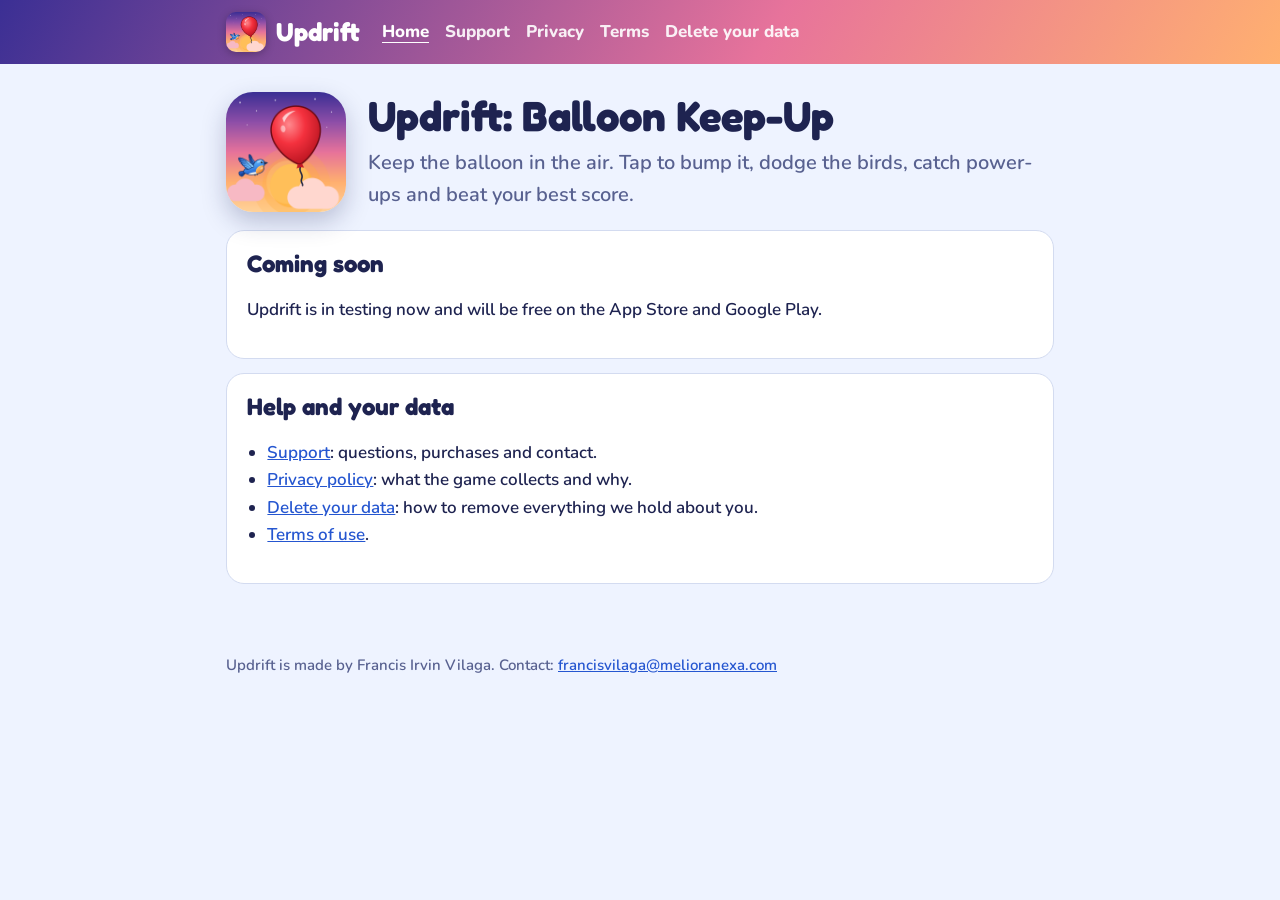
<file: index.html>
<!doctype html>
<html lang="en">
<head>
<meta charset="utf-8">
<meta name="viewport" content="width=device-width, initial-scale=1">
<title>Updrift: Balloon Keep-Up</title>
<link rel="icon" href="icon.png">
<link rel="preconnect" href="https://fonts.googleapis.com">
<link rel="preconnect" href="https://fonts.gstatic.com" crossorigin>
<link rel="stylesheet" href="https://fonts.googleapis.com/css2?family=Fredoka:wght@600;700&family=Nunito:wght@600;700;800&display=swap">
<link rel="stylesheet" href="style.css">
</head>
<body>
<header class="top"><div class="bar"><a class="brand" href="index.html"><img src="icon.png" alt="" width="40" height="40"><span>Updrift</span></a><nav><a href="index.html" aria-current="page">Home</a><a href="support.html">Support</a><a href="privacy.html">Privacy</a><a href="terms.html">Terms</a><a href="delete.html">Delete your data</a></nav></div></header>
<main>
<section class="hero"><img src="icon.png" alt="Updrift app icon: a red balloon and a blue bird at sunset"><div>
<h1>Updrift: Balloon Keep-Up</h1>
<p class="lede">Keep the balloon in the air. Tap to bump it, dodge the birds, catch power-ups and beat your best score.</p></div></section>
<div class="card"><h2>Coming soon</h2><p>Updrift is in testing now and will be free on the App Store and Google Play.</p></div>
<div class="card"><h2>Help and your data</h2><ul>
<li><a href="support.html">Support</a>: questions, purchases and contact.</li>
<li><a href="privacy.html">Privacy policy</a>: what the game collects and why.</li>
<li><a href="delete.html">Delete your data</a>: how to remove everything we hold about you.</li>
<li><a href="terms.html">Terms of use</a>.</li></ul></div></main>
<footer><p>Updrift is made by Francis Irvin Vilaga. Contact: <a href="mailto:francisvilaga@melioranexa.com">francisvilaga@melioranexa.com</a></p></footer>
</body>
</html>
</file>
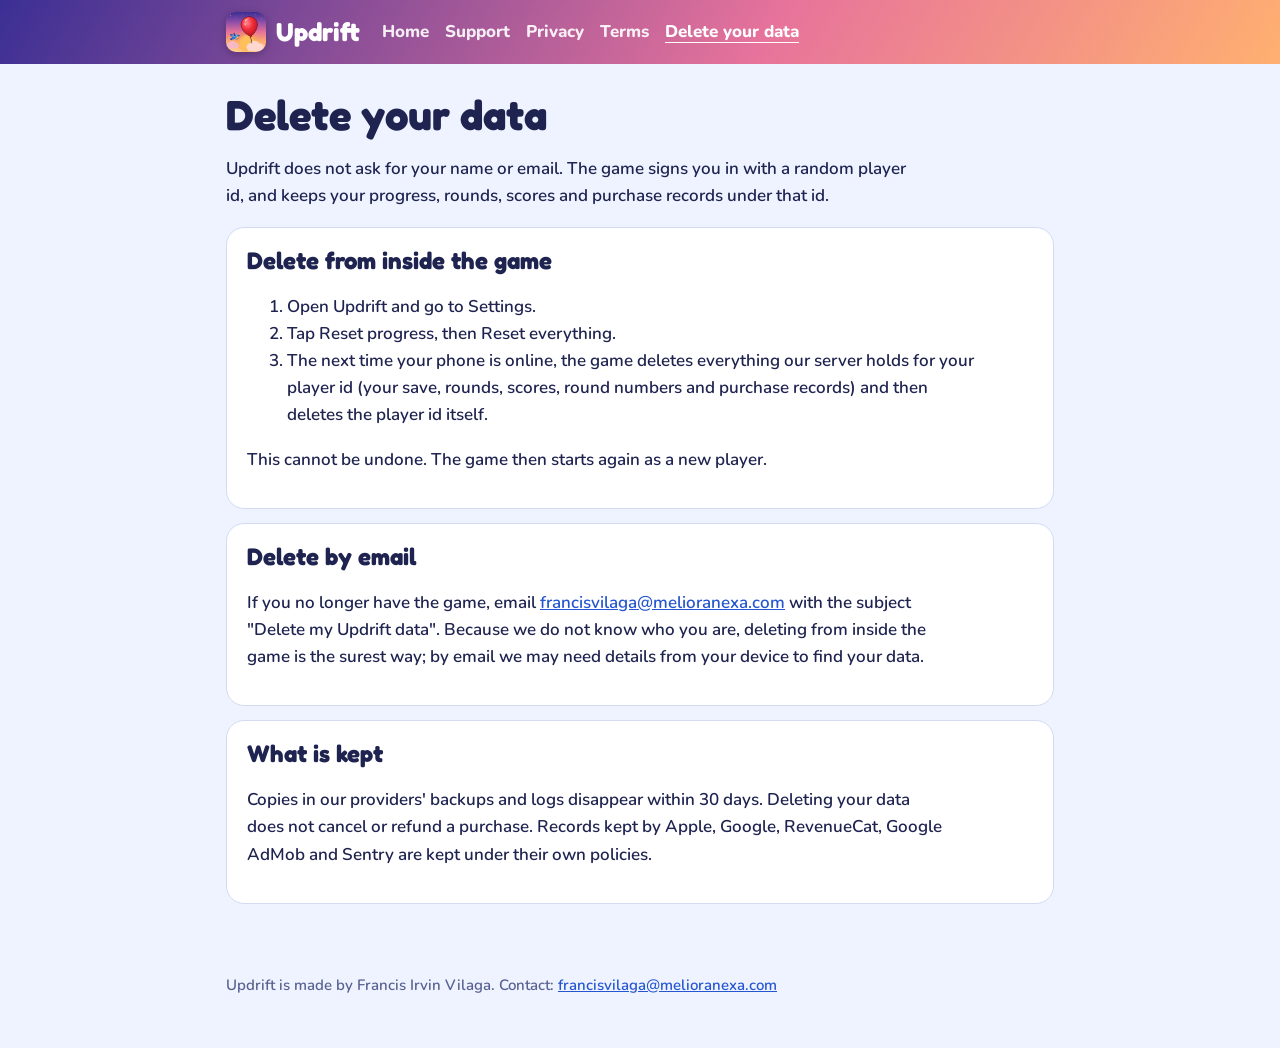
<file: delete.html>
<!doctype html>
<html lang="en">
<head>
<meta charset="utf-8">
<meta name="viewport" content="width=device-width, initial-scale=1">
<title>Delete your Updrift data</title>
<link rel="icon" href="icon.png">
<link rel="preconnect" href="https://fonts.googleapis.com">
<link rel="preconnect" href="https://fonts.gstatic.com" crossorigin>
<link rel="stylesheet" href="https://fonts.googleapis.com/css2?family=Fredoka:wght@600;700&family=Nunito:wght@600;700;800&display=swap">
<link rel="stylesheet" href="style.css">
</head>
<body>
<header class="top"><div class="bar"><a class="brand" href="index.html"><img src="icon.png" alt="" width="40" height="40"><span>Updrift</span></a><nav><a href="index.html">Home</a><a href="support.html">Support</a><a href="privacy.html">Privacy</a><a href="terms.html">Terms</a><a href="delete.html" aria-current="page">Delete your data</a></nav></div></header>
<main>
<h1>Delete your data</h1>
<p>Updrift does not ask for your name or email. The game signs you in with a random player id, and keeps your progress, rounds, scores and purchase records under that id.</p>
<div class="card"><h2>Delete from inside the game</h2><ol>
<li>Open Updrift and go to Settings.</li>
<li>Tap Reset progress, then Reset everything.</li>
<li>The next time your phone is online, the game deletes everything our server holds for your player id (your save, rounds, scores, round numbers and purchase records) and then deletes the player id itself.</li></ol>
<p>This cannot be undone. The game then starts again as a new player.</p></div>
<div class="card"><h2>Delete by email</h2><p>If you no longer have the game, email <a href="mailto:francisvilaga@melioranexa.com">francisvilaga@melioranexa.com</a> with the subject "Delete my Updrift data". Because we do not know who you are, deleting from inside the game is the surest way; by email we may need details from your device to find your data.</p></div>
<div class="card"><h2>What is kept</h2><p>Copies in our providers' backups and logs disappear within 30 days. Deleting your data does not cancel or refund a purchase. Records kept by Apple, Google, RevenueCat, Google AdMob and Sentry are kept under their own policies.</p></div></main>
<footer><p>Updrift is made by Francis Irvin Vilaga. Contact: <a href="mailto:francisvilaga@melioranexa.com">francisvilaga@melioranexa.com</a></p></footer>
</body>
</html>
</file>
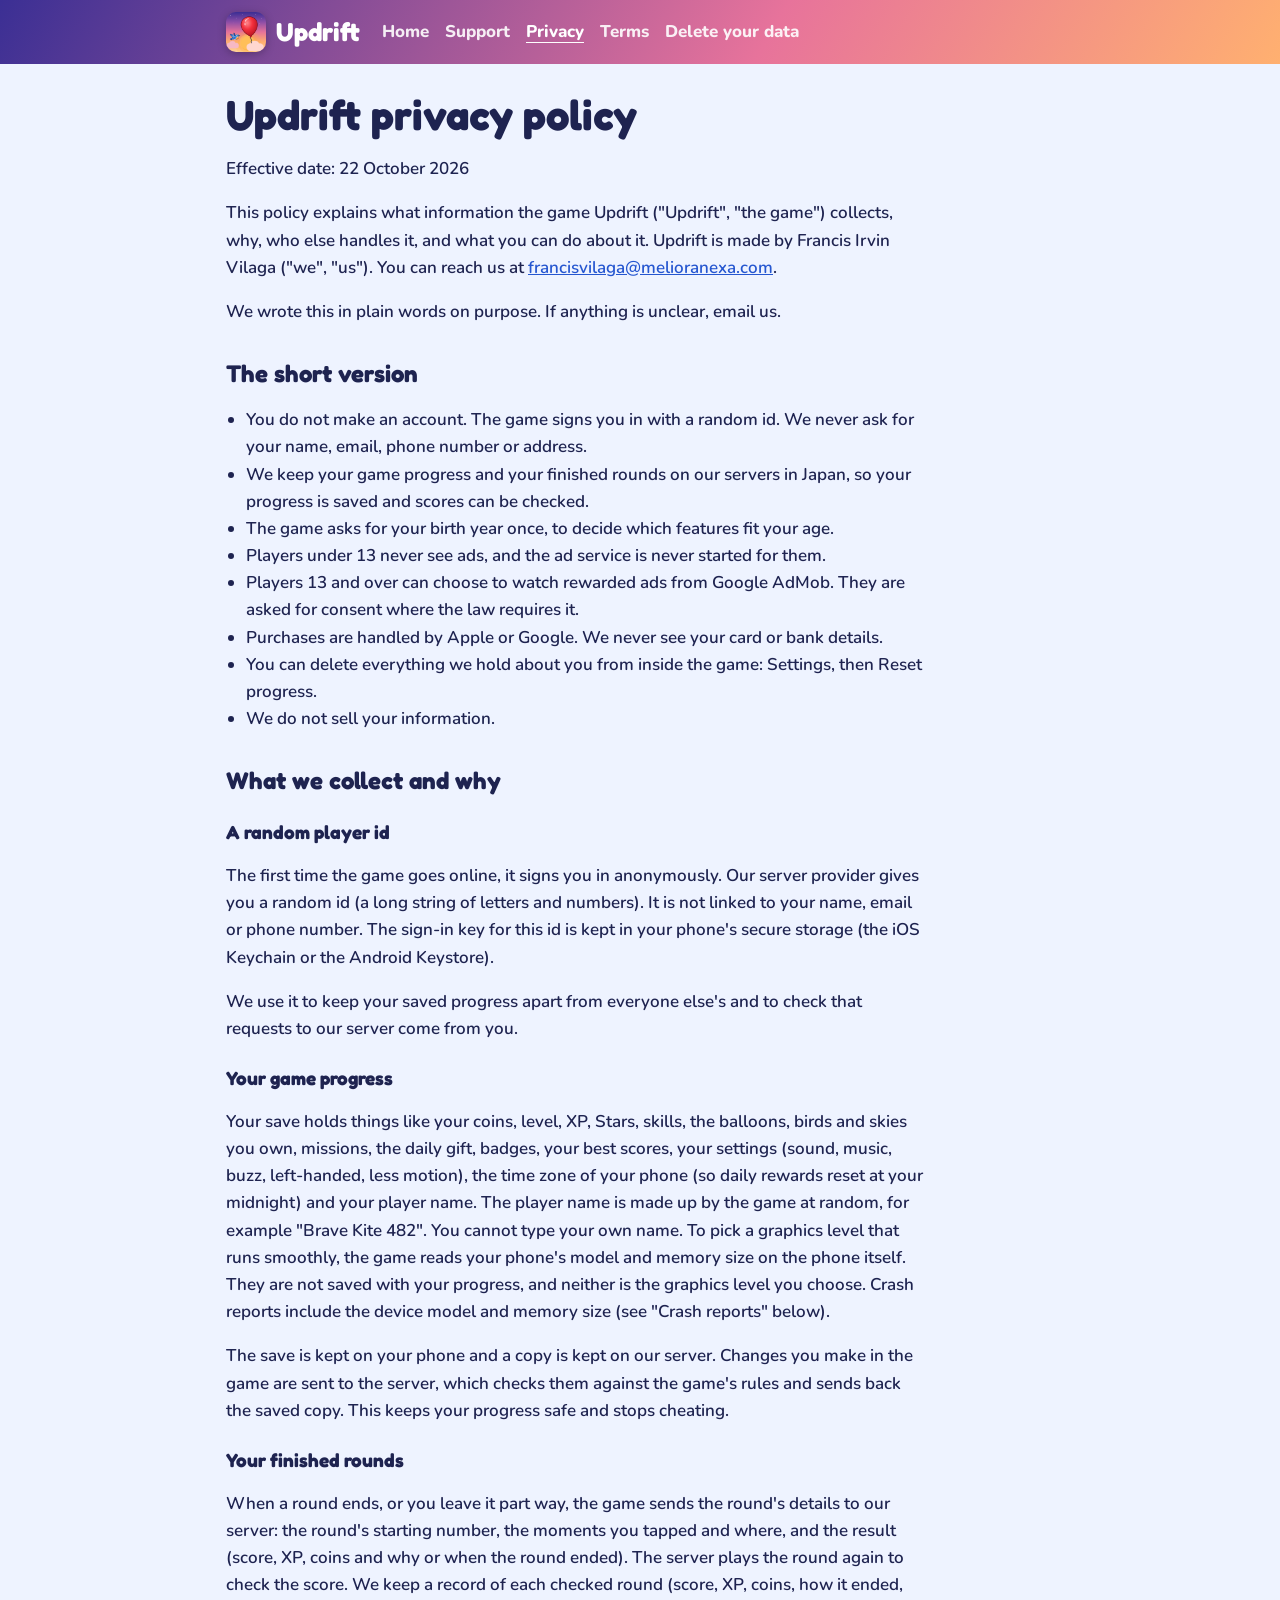
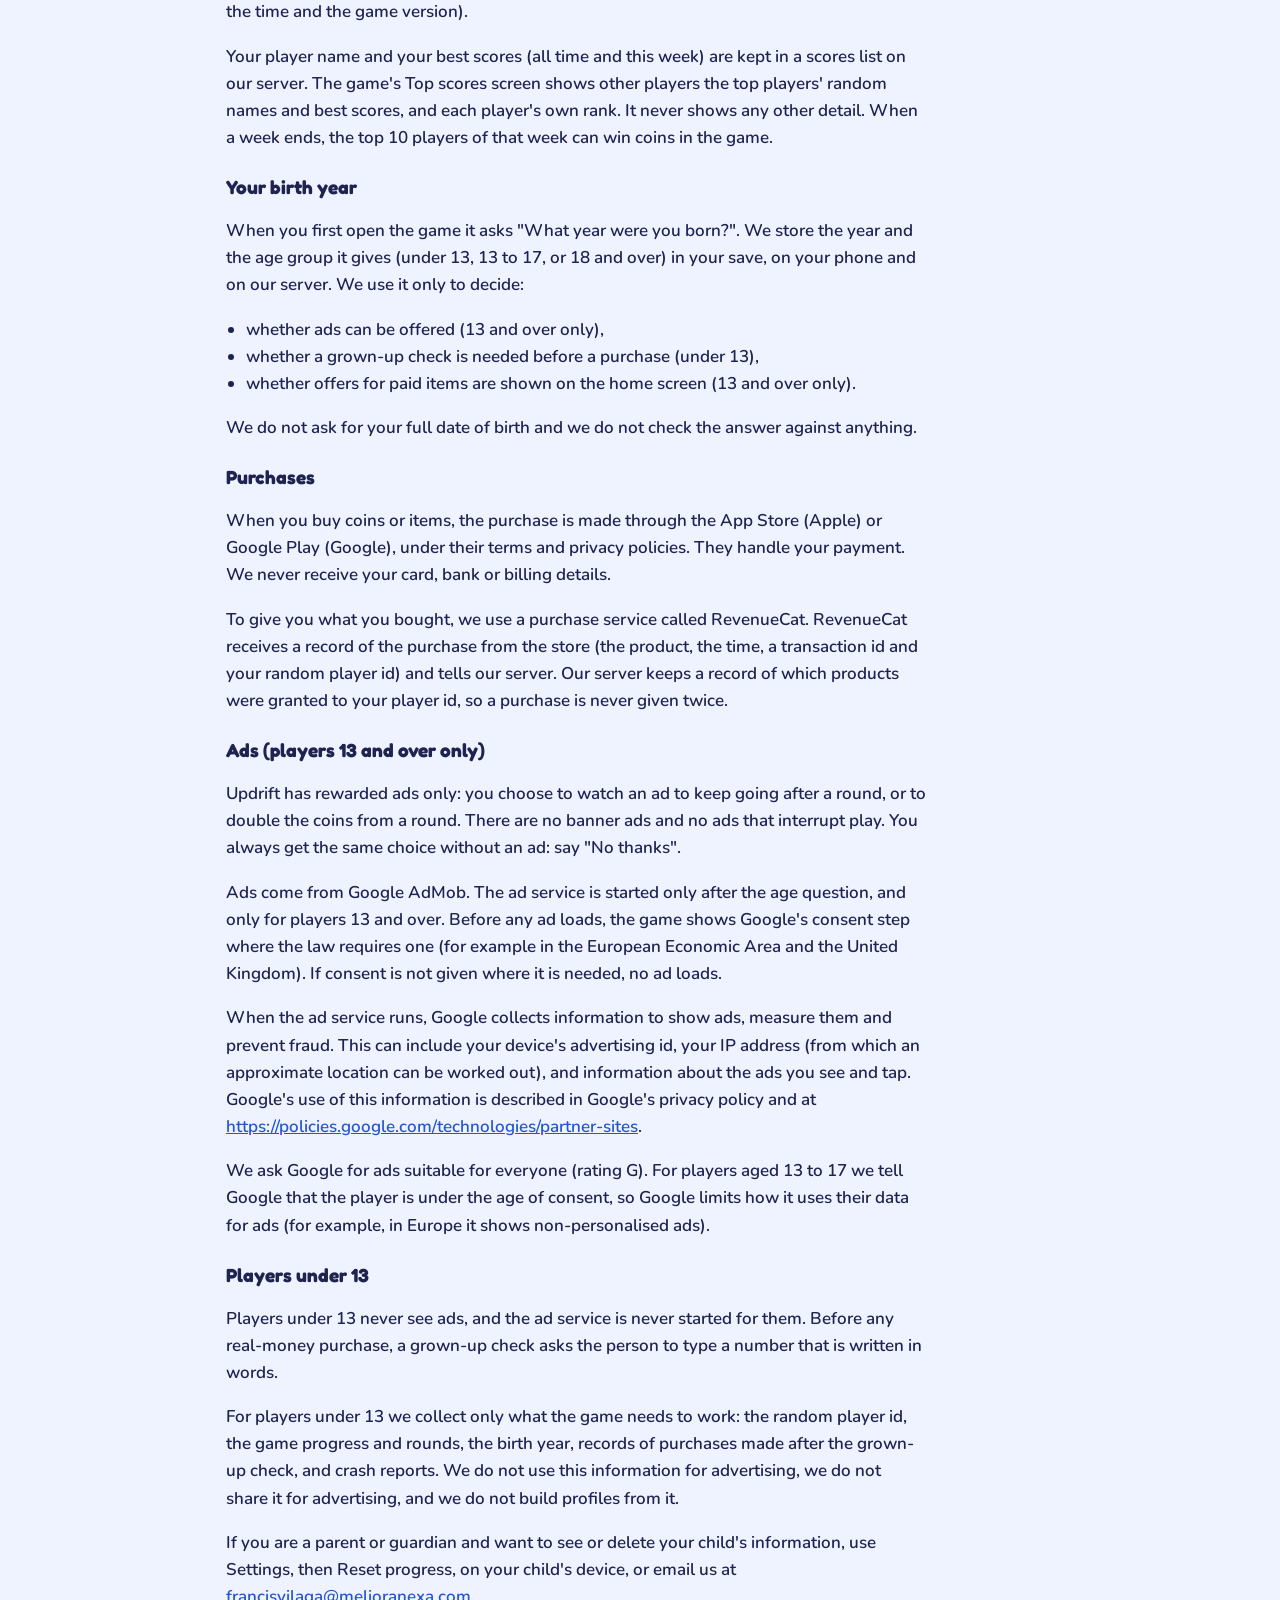
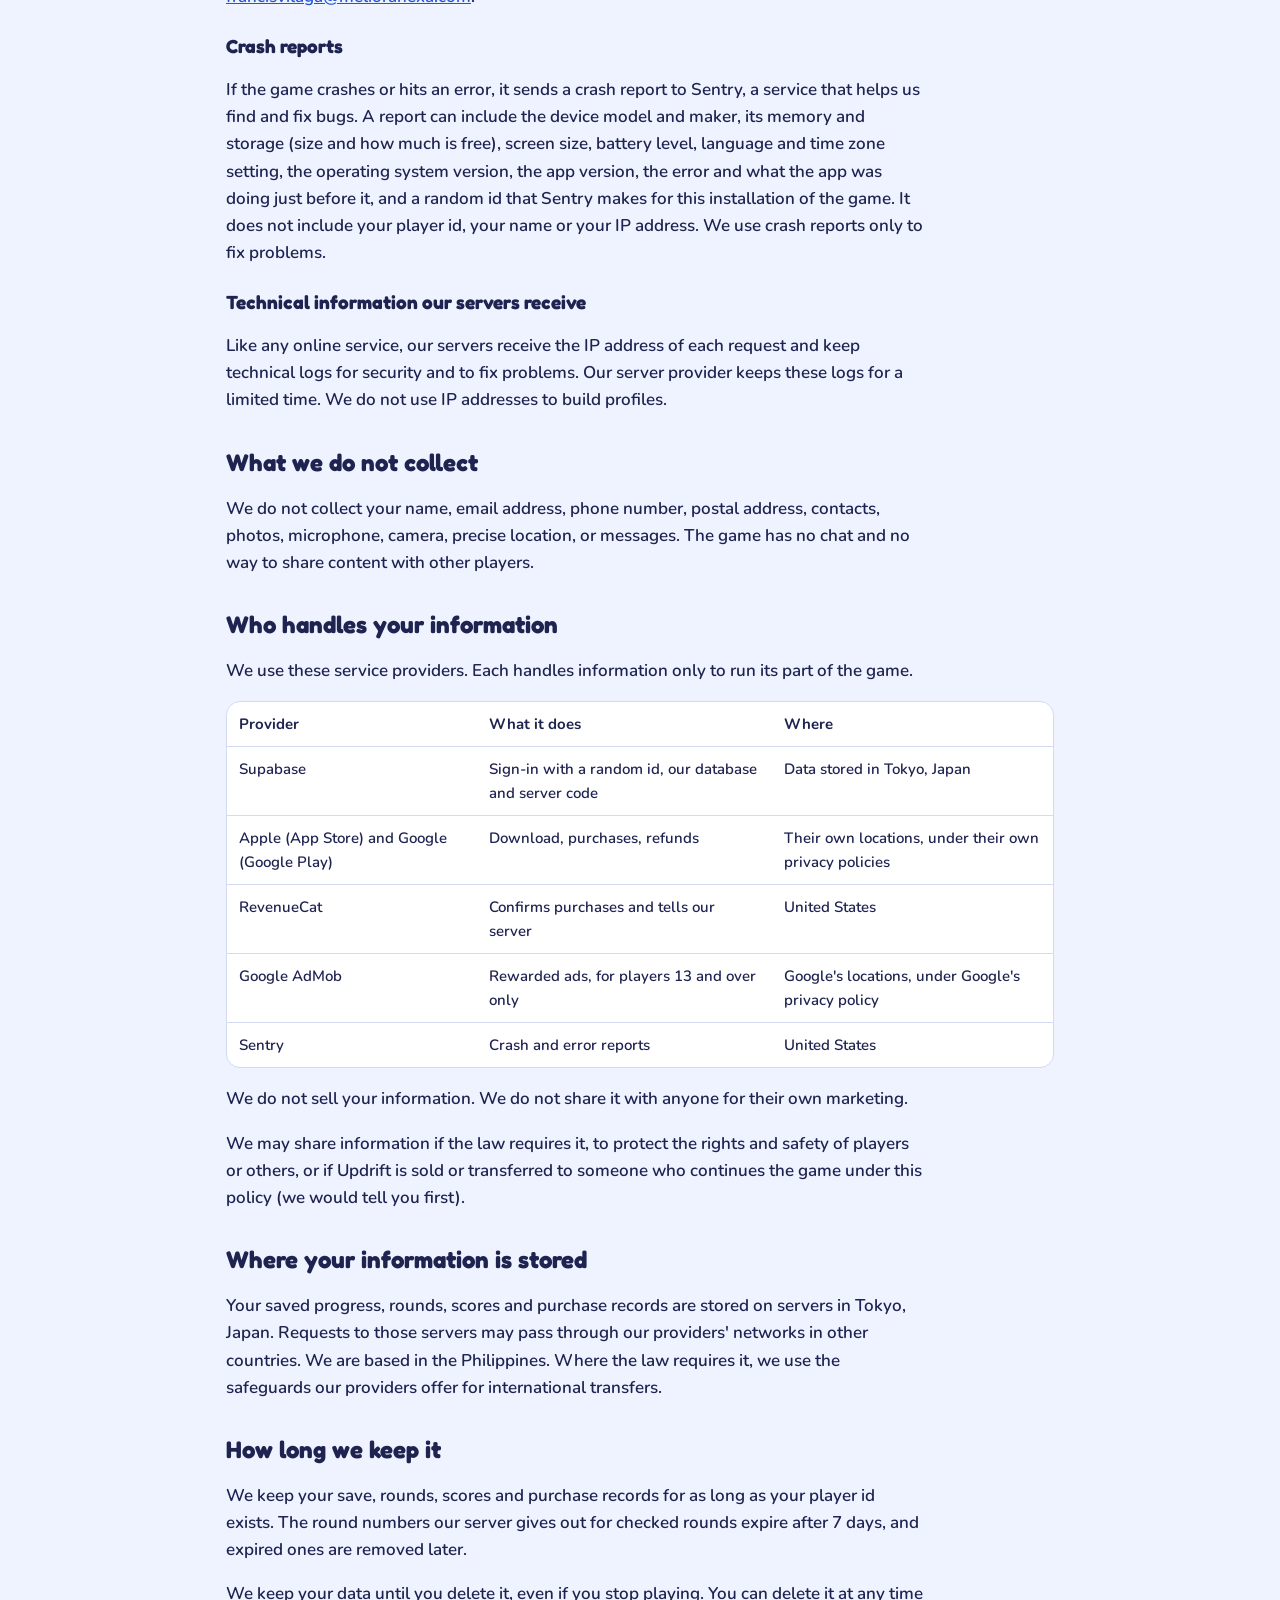
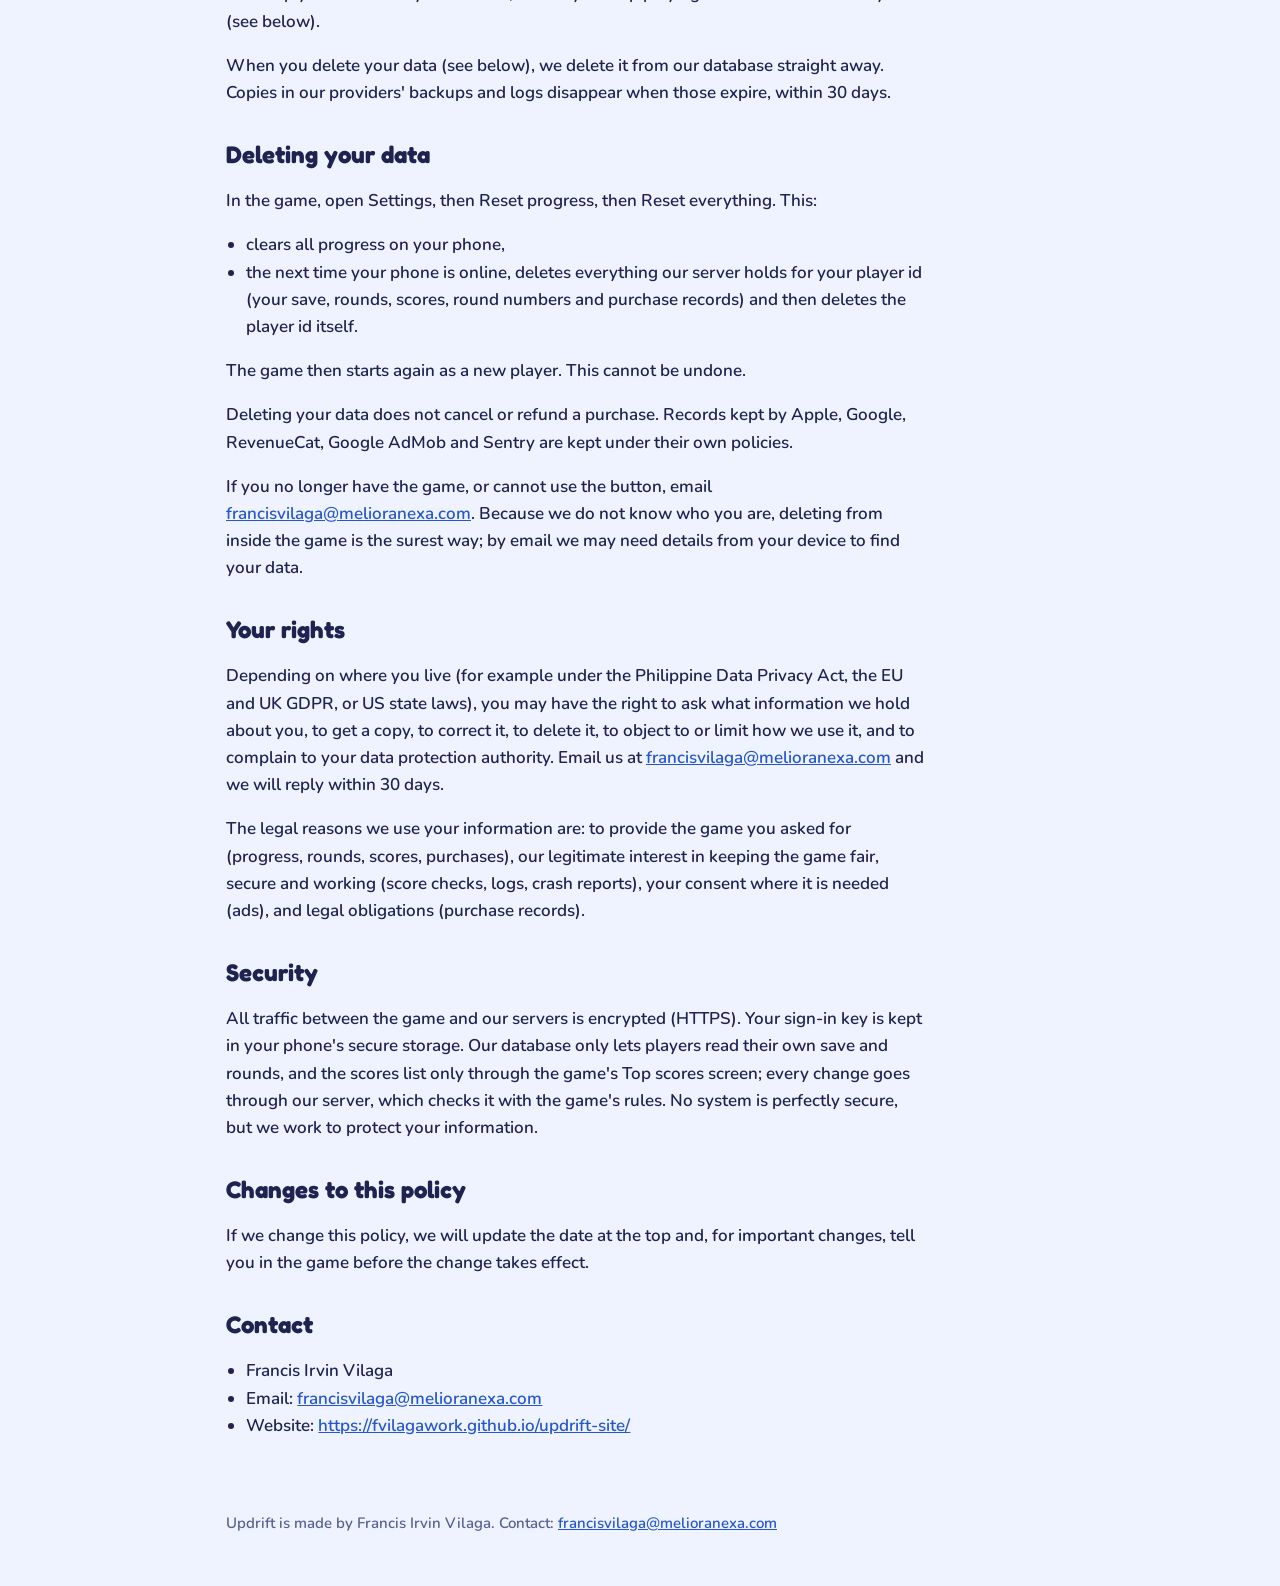
<file: privacy.html>
<!doctype html>
<html lang="en">
<head>
<meta charset="utf-8">
<meta name="viewport" content="width=device-width, initial-scale=1">
<title>Updrift privacy policy</title>
<link rel="icon" href="icon.png">
<link rel="preconnect" href="https://fonts.googleapis.com">
<link rel="preconnect" href="https://fonts.gstatic.com" crossorigin>
<link rel="stylesheet" href="https://fonts.googleapis.com/css2?family=Fredoka:wght@600;700&family=Nunito:wght@600;700;800&display=swap">
<link rel="stylesheet" href="style.css">
</head>
<body>
<header class="top"><div class="bar"><a class="brand" href="index.html"><img src="icon.png" alt="" width="40" height="40"><span>Updrift</span></a><nav><a href="index.html">Home</a><a href="support.html">Support</a><a href="privacy.html" aria-current="page">Privacy</a><a href="terms.html">Terms</a><a href="delete.html">Delete your data</a></nav></div></header>
<main><h1>Updrift privacy policy</h1>
<p>Effective date: 22 October 2026</p>
<p>This policy explains what information the game Updrift ("Updrift", "the game") collects, why, who else handles it, and what you can do about it. Updrift is made by Francis Irvin Vilaga ("we", "us"). You can reach us at <a href="mailto:francisvilaga@melioranexa.com">francisvilaga@melioranexa.com</a>.</p>
<p>We wrote this in plain words on purpose. If anything is unclear, email us.</p>
<h2>The short version</h2>
<ul><li>You do not make an account. The game signs you in with a random id. We never ask for your name, email, phone number or address.</li><li>We keep your game progress and your finished rounds on our servers in Japan, so your progress is saved and scores can be checked.</li><li>The game asks for your birth year once, to decide which features fit your age.</li><li>Players under 13 never see ads, and the ad service is never started for them.</li><li>Players 13 and over can choose to watch rewarded ads from Google AdMob. They are asked for consent where the law requires it.</li><li>Purchases are handled by Apple or Google. We never see your card or bank details.</li><li>You can delete everything we hold about you from inside the game: Settings, then Reset progress.</li><li>We do not sell your information.</li></ul>
<h2>What we collect and why</h2>
<h3>A random player id</h3>
<p>The first time the game goes online, it signs you in anonymously. Our server provider gives you a random id (a long string of letters and numbers). It is not linked to your name, email or phone number. The sign-in key for this id is kept in your phone's secure storage (the iOS Keychain or the Android Keystore).</p>
<p>We use it to keep your saved progress apart from everyone else's and to check that requests to our server come from you.</p>
<h3>Your game progress</h3>
<p>Your save holds things like your coins, level, XP, Stars, skills, the balloons, birds and skies you own, missions, the daily gift, badges, your best scores, your settings (sound, music, buzz, left-handed, less motion), the time zone of your phone (so daily rewards reset at your midnight) and your player name. The player name is made up by the game at random, for example "Brave Kite 482". You cannot type your own name. To pick a graphics level that runs smoothly, the game reads your phone's model and memory size on the phone itself. They are not saved with your progress, and neither is the graphics level you choose. Crash reports include the device model and memory size (see "Crash reports" below).</p>
<p>The save is kept on your phone and a copy is kept on our server. Changes you make in the game are sent to the server, which checks them against the game's rules and sends back the saved copy. This keeps your progress safe and stops cheating.</p>
<h3>Your finished rounds</h3>
<p>When a round ends, or you leave it part way, the game sends the round's details to our server: the round's starting number, the moments you tapped and where, and the result (score, XP, coins and why or when the round ended). The server plays the round again to check the score. We keep a record of each checked round (score, XP, coins, how it ended, the time and the game version).</p>
<p>Your player name and your best scores (all time and this week) are kept in a scores list on our server. The game's Top scores screen shows other players the top players' random names and best scores, and each player's own rank. It never shows any other detail. When a week ends, the top 10 players of that week can win coins in the game.</p>
<h3>Your birth year</h3>
<p>When you first open the game it asks "What year were you born?". We store the year and the age group it gives (under 13, 13 to 17, or 18 and over) in your save, on your phone and on our server. We use it only to decide:</p>
<ul><li>whether ads can be offered (13 and over only),</li><li>whether a grown-up check is needed before a purchase (under 13),</li><li>whether offers for paid items are shown on the home screen (13 and over only).</li></ul>
<p>We do not ask for your full date of birth and we do not check the answer against anything.</p>
<h3>Purchases</h3>
<p>When you buy coins or items, the purchase is made through the App Store (Apple) or Google Play (Google), under their terms and privacy policies. They handle your payment. We never receive your card, bank or billing details.</p>
<p>To give you what you bought, we use a purchase service called RevenueCat. RevenueCat receives a record of the purchase from the store (the product, the time, a transaction id and your random player id) and tells our server. Our server keeps a record of which products were granted to your player id, so a purchase is never given twice.</p>
<h3>Ads (players 13 and over only)</h3>
<p>Updrift has rewarded ads only: you choose to watch an ad to keep going after a round, or to double the coins from a round. There are no banner ads and no ads that interrupt play. You always get the same choice without an ad: say "No thanks".</p>
<p>Ads come from Google AdMob. The ad service is started only after the age question, and only for players 13 and over. Before any ad loads, the game shows Google's consent step where the law requires one (for example in the European Economic Area and the United Kingdom). If consent is not given where it is needed, no ad loads.</p>
<p>When the ad service runs, Google collects information to show ads, measure them and prevent fraud. This can include your device's advertising id, your IP address (from which an approximate location can be worked out), and information about the ads you see and tap. Google's use of this information is described in Google's privacy policy and at <a href="https://policies.google.com/technologies/partner-sites">https://policies.google.com/technologies/partner-sites</a>.</p>
<p>We ask Google for ads suitable for everyone (rating G). For players aged 13 to 17 we tell Google that the player is under the age of consent, so Google limits how it uses their data for ads (for example, in Europe it shows non-personalised ads).</p>
<h3>Players under 13</h3>
<p>Players under 13 never see ads, and the ad service is never started for them. Before any real-money purchase, a grown-up check asks the person to type a number that is written in words.</p>
<p>For players under 13 we collect only what the game needs to work: the random player id, the game progress and rounds, the birth year, records of purchases made after the grown-up check, and crash reports. We do not use this information for advertising, we do not share it for advertising, and we do not build profiles from it.</p>
<p>If you are a parent or guardian and want to see or delete your child's information, use Settings, then Reset progress, on your child's device, or email us at <a href="mailto:francisvilaga@melioranexa.com">francisvilaga@melioranexa.com</a>.</p>
<h3>Crash reports</h3>
<p>If the game crashes or hits an error, it sends a crash report to Sentry, a service that helps us find and fix bugs. A report can include the device model and maker, its memory and storage (size and how much is free), screen size, battery level, language and time zone setting, the operating system version, the app version, the error and what the app was doing just before it, and a random id that Sentry makes for this installation of the game. It does not include your player id, your name or your IP address. We use crash reports only to fix problems.</p>
<h3>Technical information our servers receive</h3>
<p>Like any online service, our servers receive the IP address of each request and keep technical logs for security and to fix problems. Our server provider keeps these logs for a limited time. We do not use IP addresses to build profiles.</p>
<h2>What we do not collect</h2>
<p>We do not collect your name, email address, phone number, postal address, contacts, photos, microphone, camera, precise location, or messages. The game has no chat and no way to share content with other players.</p>
<h2>Who handles your information</h2>
<p>We use these service providers. Each handles information only to run its part of the game.</p>
<div class="tw"><table><thead><tr><th>Provider</th><th>What it does</th><th>Where</th></tr></thead><tbody><tr><td>Supabase</td><td>Sign-in with a random id, our database and server code</td><td>Data stored in Tokyo, Japan</td></tr><tr><td>Apple (App Store) and Google (Google Play)</td><td>Download, purchases, refunds</td><td>Their own locations, under their own privacy policies</td></tr><tr><td>RevenueCat</td><td>Confirms purchases and tells our server</td><td>United States</td></tr><tr><td>Google AdMob</td><td>Rewarded ads, for players 13 and over only</td><td>Google's locations, under Google's privacy policy</td></tr><tr><td>Sentry</td><td>Crash and error reports</td><td>United States</td></tr></tbody></table></div>
<p>We do not sell your information. We do not share it with anyone for their own marketing.</p>
<p>We may share information if the law requires it, to protect the rights and safety of players or others, or if Updrift is sold or transferred to someone who continues the game under this policy (we would tell you first).</p>
<h2>Where your information is stored</h2>
<p>Your saved progress, rounds, scores and purchase records are stored on servers in Tokyo, Japan. Requests to those servers may pass through our providers' networks in other countries. We are based in the Philippines. Where the law requires it, we use the safeguards our providers offer for international transfers.</p>
<h2>How long we keep it</h2>
<p>We keep your save, rounds, scores and purchase records for as long as your player id exists. The round numbers our server gives out for checked rounds expire after 7 days, and expired ones are removed later.</p>
<p>We keep your data until you delete it, even if you stop playing. You can delete it at any time (see below).</p>
<p>When you delete your data (see below), we delete it from our database straight away. Copies in our providers' backups and logs disappear when those expire, within 30 days.</p>
<h2>Deleting your data</h2>
<p>In the game, open Settings, then Reset progress, then Reset everything. This:</p>
<ul><li>clears all progress on your phone,</li><li>the next time your phone is online, deletes everything our server holds for your player id (your save, rounds, scores, round numbers and purchase records) and then deletes the player id itself.</li></ul>
<p>The game then starts again as a new player. This cannot be undone.</p>
<p>Deleting your data does not cancel or refund a purchase. Records kept by Apple, Google, RevenueCat, Google AdMob and Sentry are kept under their own policies.</p>
<p>If you no longer have the game, or cannot use the button, email <a href="mailto:francisvilaga@melioranexa.com">francisvilaga@melioranexa.com</a>. Because we do not know who you are, deleting from inside the game is the surest way; by email we may need details from your device to find your data.</p>
<h2>Your rights</h2>
<p>Depending on where you live (for example under the Philippine Data Privacy Act, the EU and UK GDPR, or US state laws), you may have the right to ask what information we hold about you, to get a copy, to correct it, to delete it, to object to or limit how we use it, and to complain to your data protection authority. Email us at <a href="mailto:francisvilaga@melioranexa.com">francisvilaga@melioranexa.com</a> and we will reply within 30 days.</p>
<p>The legal reasons we use your information are: to provide the game you asked for (progress, rounds, scores, purchases), our legitimate interest in keeping the game fair, secure and working (score checks, logs, crash reports), your consent where it is needed (ads), and legal obligations (purchase records).</p>
<h2>Security</h2>
<p>All traffic between the game and our servers is encrypted (HTTPS). Your sign-in key is kept in your phone's secure storage. Our database only lets players read their own save and rounds, and the scores list only through the game's Top scores screen; every change goes through our server, which checks it with the game's rules. No system is perfectly secure, but we work to protect your information.</p>
<h2>Changes to this policy</h2>
<p>If we change this policy, we will update the date at the top and, for important changes, tell you in the game before the change takes effect.</p>
<h2>Contact</h2>
<ul><li>Francis Irvin Vilaga</li><li>Email: <a href="mailto:francisvilaga@melioranexa.com">francisvilaga@melioranexa.com</a></li><li>Website: <a href="https://fvilagawork.github.io/updrift-site/">https://fvilagawork.github.io/updrift-site/</a></li></ul></main>
<footer><p>Updrift is made by Francis Irvin Vilaga. Contact: <a href="mailto:francisvilaga@melioranexa.com">francisvilaga@melioranexa.com</a></p></footer>
</body>
</html>
</file>
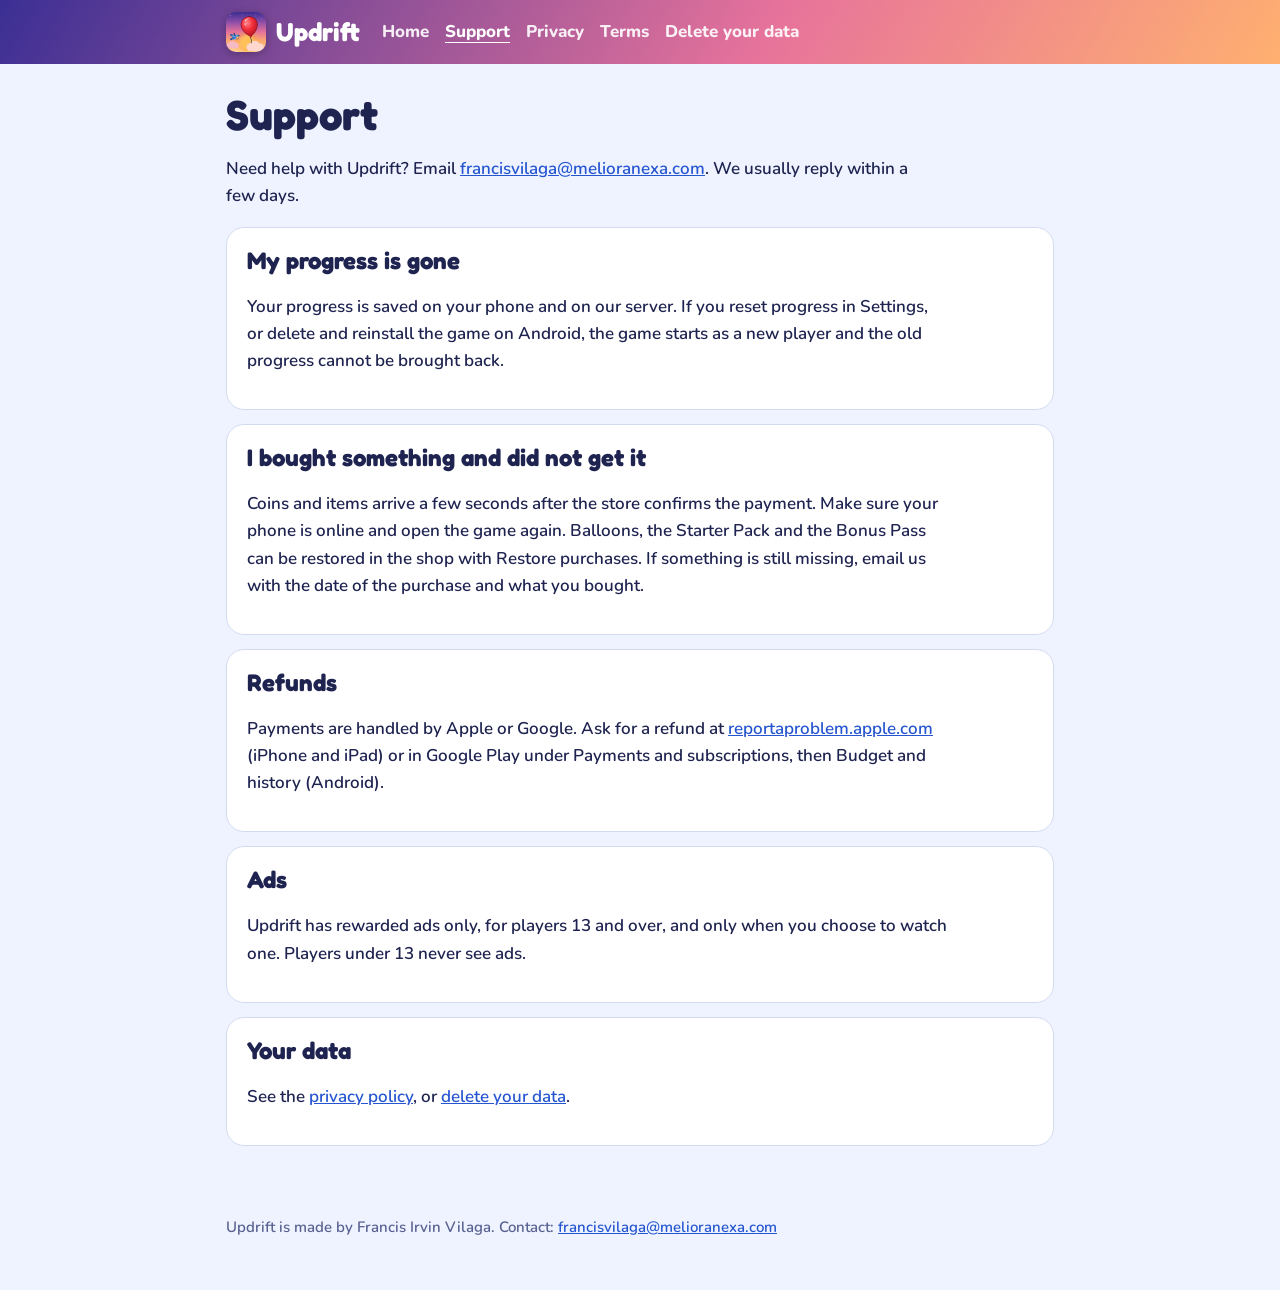
<file: support.html>
<!doctype html>
<html lang="en">
<head>
<meta charset="utf-8">
<meta name="viewport" content="width=device-width, initial-scale=1">
<title>Updrift support</title>
<link rel="icon" href="icon.png">
<link rel="preconnect" href="https://fonts.googleapis.com">
<link rel="preconnect" href="https://fonts.gstatic.com" crossorigin>
<link rel="stylesheet" href="https://fonts.googleapis.com/css2?family=Fredoka:wght@600;700&family=Nunito:wght@600;700;800&display=swap">
<link rel="stylesheet" href="style.css">
</head>
<body>
<header class="top"><div class="bar"><a class="brand" href="index.html"><img src="icon.png" alt="" width="40" height="40"><span>Updrift</span></a><nav><a href="index.html">Home</a><a href="support.html" aria-current="page">Support</a><a href="privacy.html">Privacy</a><a href="terms.html">Terms</a><a href="delete.html">Delete your data</a></nav></div></header>
<main>
<h1>Support</h1>
<p>Need help with Updrift? Email <a href="mailto:francisvilaga@melioranexa.com">francisvilaga@melioranexa.com</a>. We usually reply within a few days.</p>
<div class="card"><h2>My progress is gone</h2><p>Your progress is saved on your phone and on our server. If you reset progress in Settings, or delete and reinstall the game on Android, the game starts as a new player and the old progress cannot be brought back.</p></div>
<div class="card"><h2>I bought something and did not get it</h2><p>Coins and items arrive a few seconds after the store confirms the payment. Make sure your phone is online and open the game again. Balloons, the Starter Pack and the Bonus Pass can be restored in the shop with Restore purchases. If something is still missing, email us with the date of the purchase and what you bought.</p></div>
<div class="card"><h2>Refunds</h2><p>Payments are handled by Apple or Google. Ask for a refund at <a href="https://reportaproblem.apple.com">reportaproblem.apple.com</a> (iPhone and iPad) or in Google Play under Payments and subscriptions, then Budget and history (Android).</p></div>
<div class="card"><h2>Ads</h2><p>Updrift has rewarded ads only, for players 13 and over, and only when you choose to watch one. Players under 13 never see ads.</p></div>
<div class="card"><h2>Your data</h2><p>See the <a href="privacy.html">privacy policy</a>, or <a href="delete.html">delete your data</a>.</p></div></main>
<footer><p>Updrift is made by Francis Irvin Vilaga. Contact: <a href="mailto:francisvilaga@melioranexa.com">francisvilaga@melioranexa.com</a></p></footer>
</body>
</html>
</file>
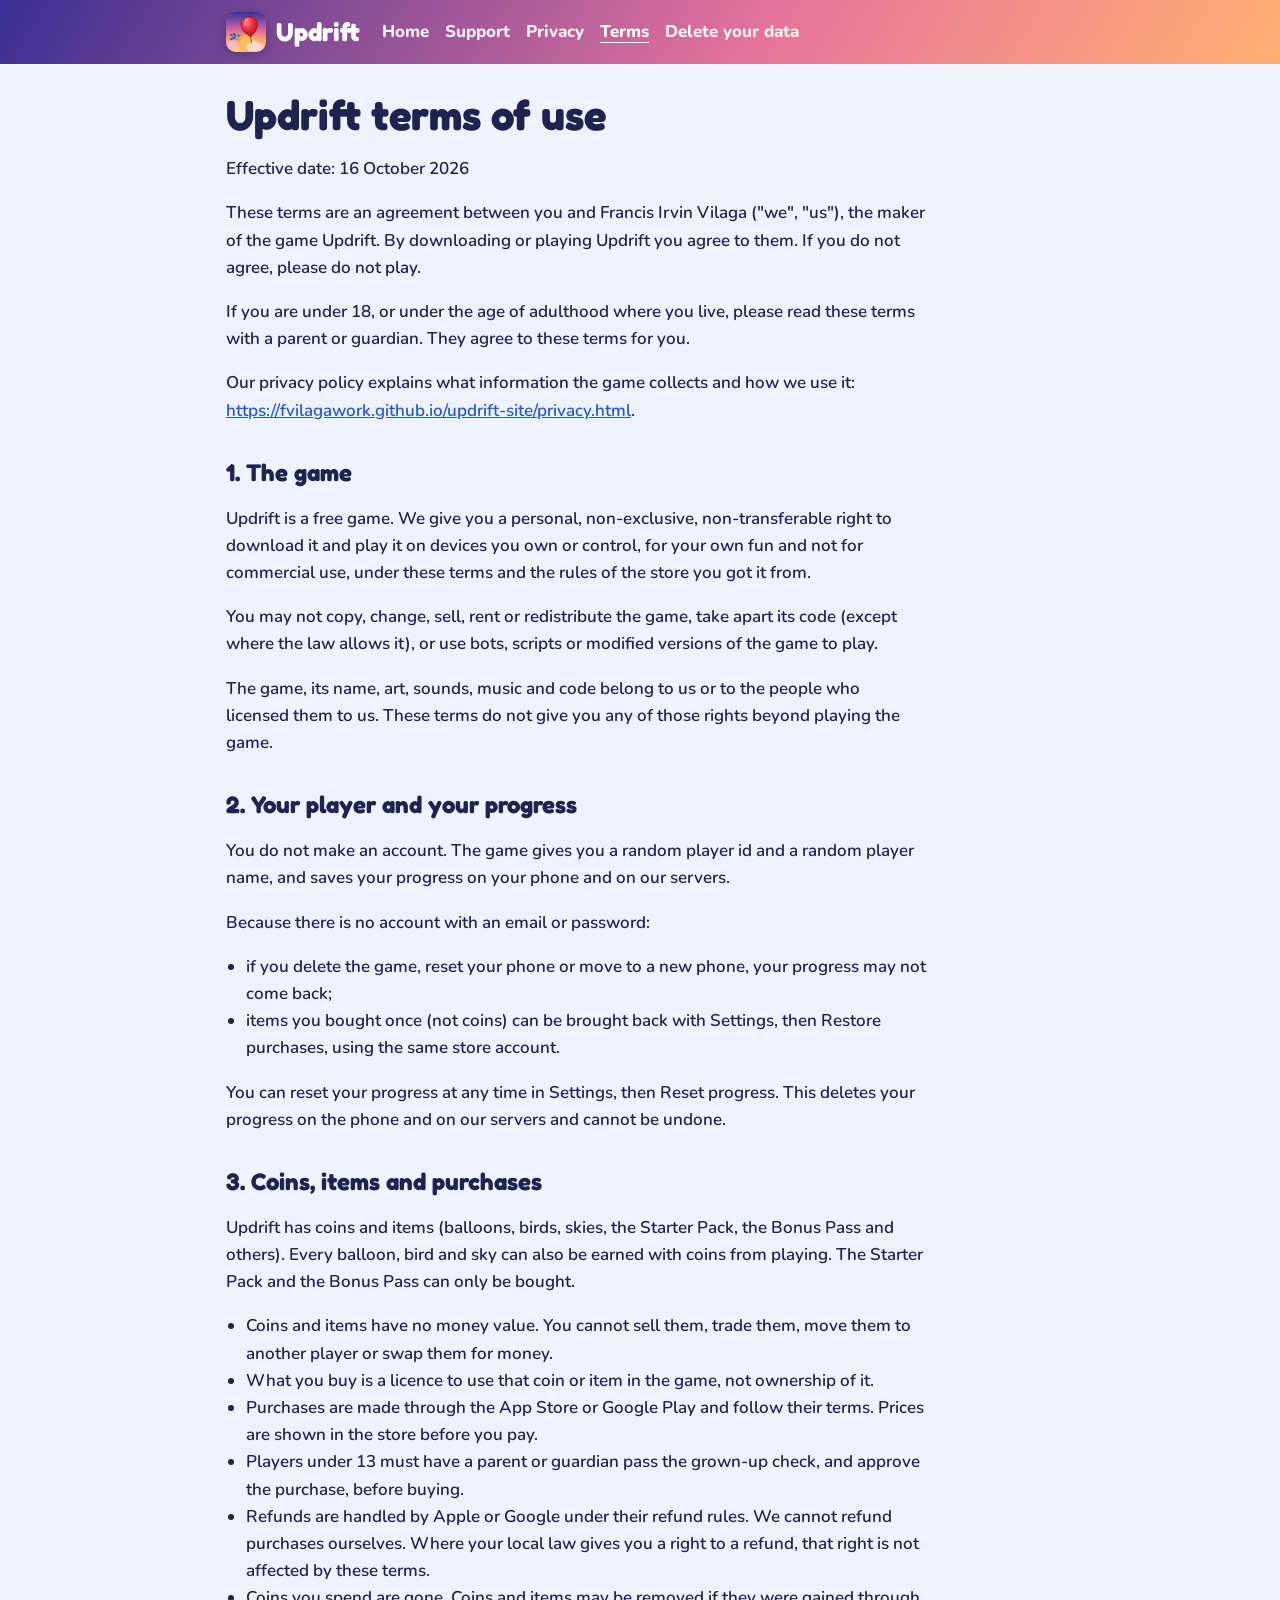
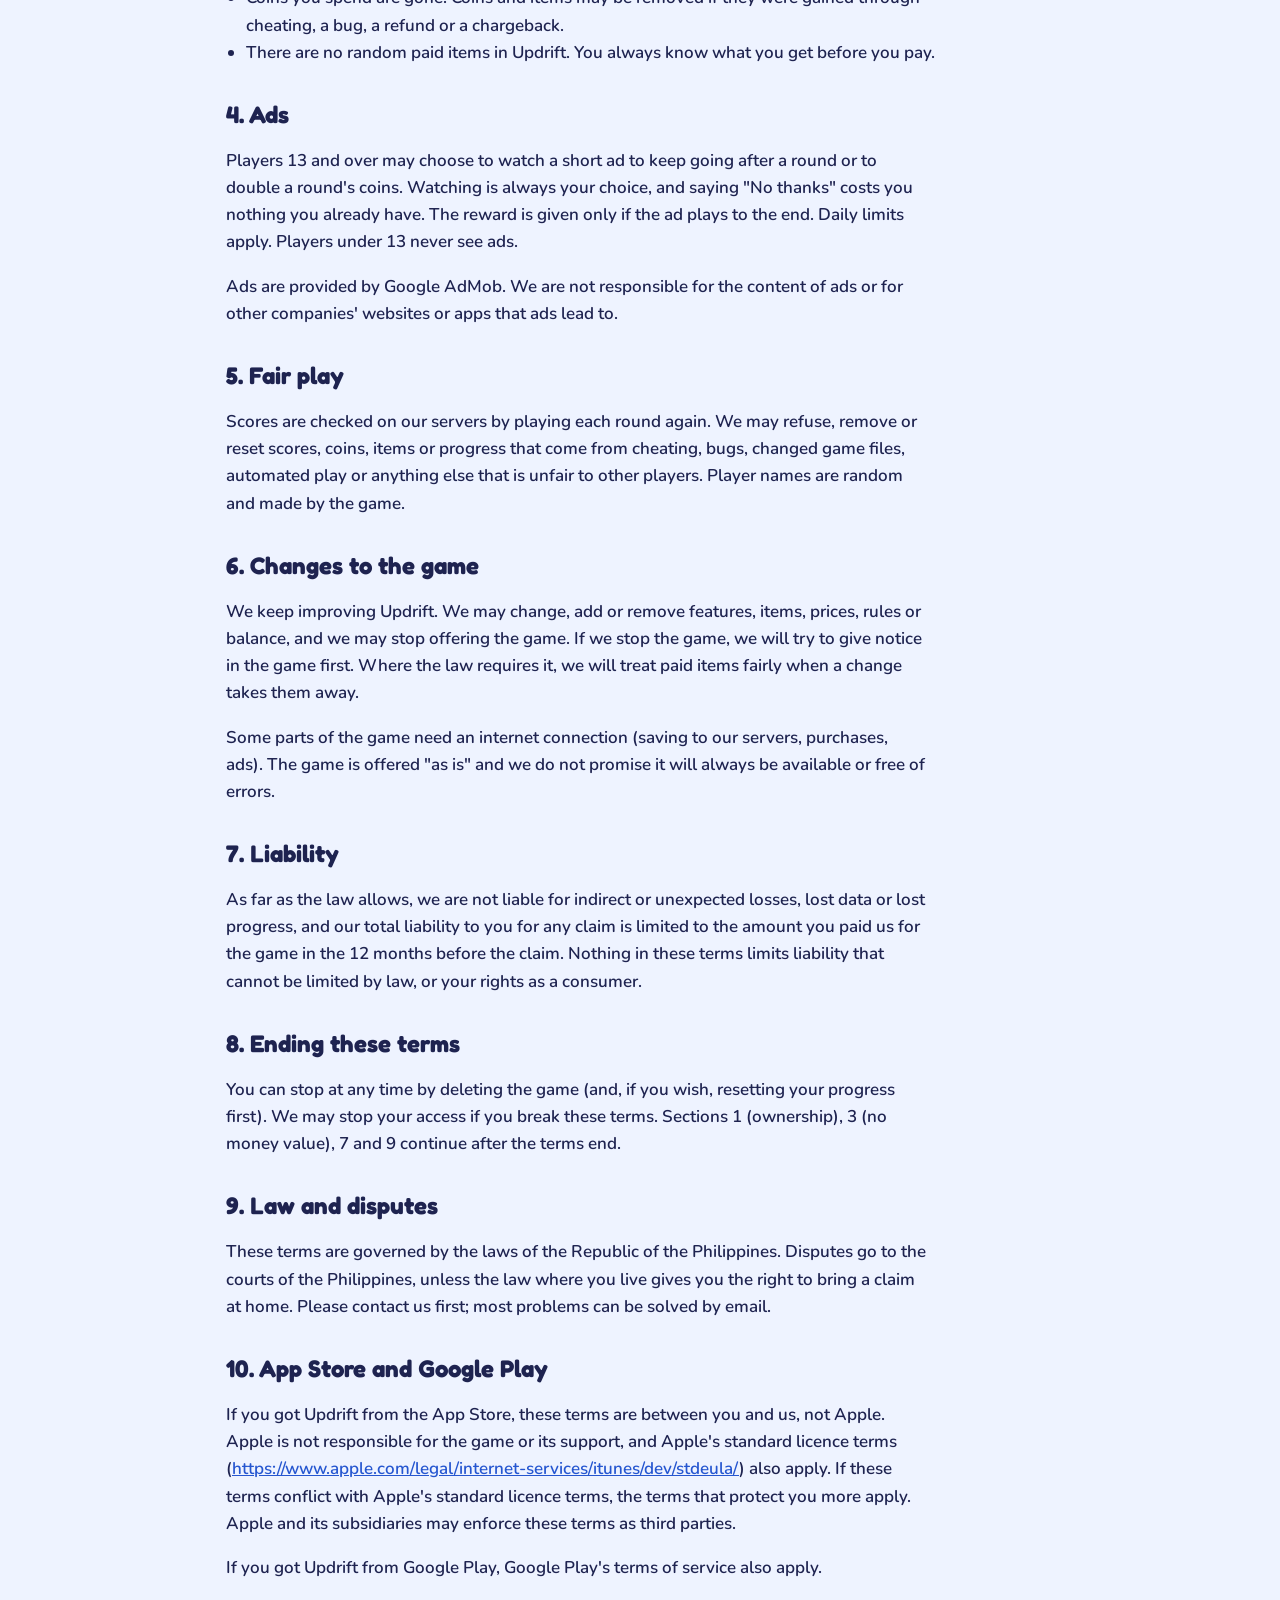
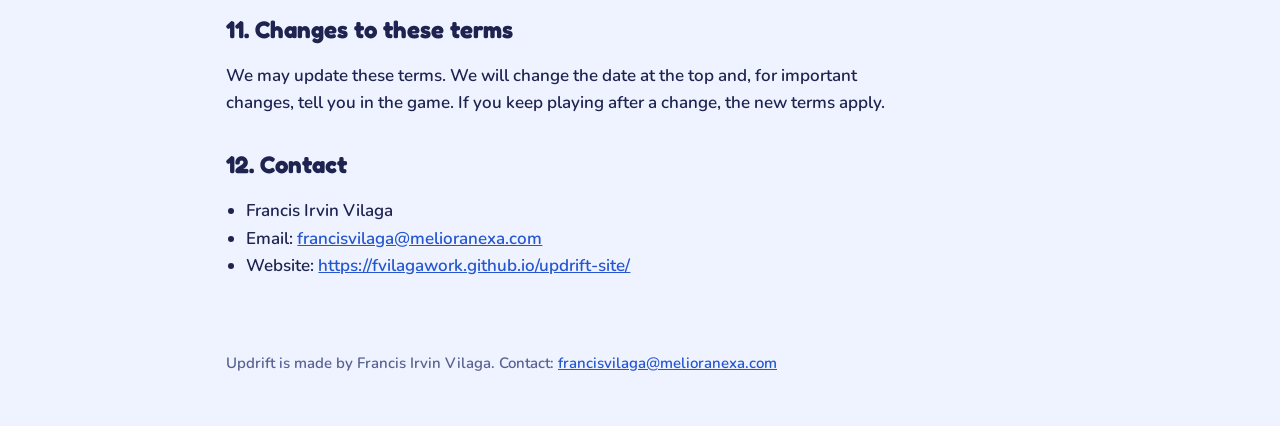
<file: terms.html>
<!doctype html>
<html lang="en">
<head>
<meta charset="utf-8">
<meta name="viewport" content="width=device-width, initial-scale=1">
<title>Updrift terms of use</title>
<link rel="icon" href="icon.png">
<link rel="preconnect" href="https://fonts.googleapis.com">
<link rel="preconnect" href="https://fonts.gstatic.com" crossorigin>
<link rel="stylesheet" href="https://fonts.googleapis.com/css2?family=Fredoka:wght@600;700&family=Nunito:wght@600;700;800&display=swap">
<link rel="stylesheet" href="style.css">
</head>
<body>
<header class="top"><div class="bar"><a class="brand" href="index.html"><img src="icon.png" alt="" width="40" height="40"><span>Updrift</span></a><nav><a href="index.html">Home</a><a href="support.html">Support</a><a href="privacy.html">Privacy</a><a href="terms.html" aria-current="page">Terms</a><a href="delete.html">Delete your data</a></nav></div></header>
<main><h1>Updrift terms of use</h1>
<p>Effective date: 16 October 2026</p>
<p>These terms are an agreement between you and Francis Irvin Vilaga ("we", "us"), the maker of the game Updrift. By downloading or playing Updrift you agree to them. If you do not agree, please do not play.</p>
<p>If you are under 18, or under the age of adulthood where you live, please read these terms with a parent or guardian. They agree to these terms for you.</p>
<p>Our privacy policy explains what information the game collects and how we use it: <a href="https://fvilagawork.github.io/updrift-site/privacy.html">https://fvilagawork.github.io/updrift-site/privacy.html</a>.</p>
<h2>1. The game</h2>
<p>Updrift is a free game. We give you a personal, non-exclusive, non-transferable right to download it and play it on devices you own or control, for your own fun and not for commercial use, under these terms and the rules of the store you got it from.</p>
<p>You may not copy, change, sell, rent or redistribute the game, take apart its code (except where the law allows it), or use bots, scripts or modified versions of the game to play.</p>
<p>The game, its name, art, sounds, music and code belong to us or to the people who licensed them to us. These terms do not give you any of those rights beyond playing the game.</p>
<h2>2. Your player and your progress</h2>
<p>You do not make an account. The game gives you a random player id and a random player name, and saves your progress on your phone and on our servers.</p>
<p>Because there is no account with an email or password:</p>
<ul><li>if you delete the game, reset your phone or move to a new phone, your progress may not come back;</li><li>items you bought once (not coins) can be brought back with Settings, then Restore purchases, using the same store account.</li></ul>
<p>You can reset your progress at any time in Settings, then Reset progress. This deletes your progress on the phone and on our servers and cannot be undone.</p>
<h2>3. Coins, items and purchases</h2>
<p>Updrift has coins and items (balloons, birds, skies, the Starter Pack, the Bonus Pass and others). Every balloon, bird and sky can also be earned with coins from playing. The Starter Pack and the Bonus Pass can only be bought.</p>
<ul><li>Coins and items have no money value. You cannot sell them, trade them, move them to another player or swap them for money.</li><li>What you buy is a licence to use that coin or item in the game, not ownership of it.</li><li>Purchases are made through the App Store or Google Play and follow their terms. Prices are shown in the store before you pay.</li><li>Players under 13 must have a parent or guardian pass the grown-up check, and approve the purchase, before buying.</li><li>Refunds are handled by Apple or Google under their refund rules. We cannot refund purchases ourselves. Where your local law gives you a right to a refund, that right is not affected by these terms.</li><li>Coins you spend are gone. Coins and items may be removed if they were gained through cheating, a bug, a refund or a chargeback.</li><li>There are no random paid items in Updrift. You always know what you get before you pay.</li></ul>
<h2>4. Ads</h2>
<p>Players 13 and over may choose to watch a short ad to keep going after a round or to double a round's coins. Watching is always your choice, and saying "No thanks" costs you nothing you already have. The reward is given only if the ad plays to the end. Daily limits apply. Players under 13 never see ads.</p>
<p>Ads are provided by Google AdMob. We are not responsible for the content of ads or for other companies' websites or apps that ads lead to.</p>
<h2>5. Fair play</h2>
<p>Scores are checked on our servers by playing each round again. We may refuse, remove or reset scores, coins, items or progress that come from cheating, bugs, changed game files, automated play or anything else that is unfair to other players. Player names are random and made by the game.</p>
<h2>6. Changes to the game</h2>
<p>We keep improving Updrift. We may change, add or remove features, items, prices, rules or balance, and we may stop offering the game. If we stop the game, we will try to give notice in the game first. Where the law requires it, we will treat paid items fairly when a change takes them away.</p>
<p>Some parts of the game need an internet connection (saving to our servers, purchases, ads). The game is offered "as is" and we do not promise it will always be available or free of errors.</p>
<h2>7. Liability</h2>
<p>As far as the law allows, we are not liable for indirect or unexpected losses, lost data or lost progress, and our total liability to you for any claim is limited to the amount you paid us for the game in the 12 months before the claim. Nothing in these terms limits liability that cannot be limited by law, or your rights as a consumer.</p>
<h2>8. Ending these terms</h2>
<p>You can stop at any time by deleting the game (and, if you wish, resetting your progress first). We may stop your access if you break these terms. Sections 1 (ownership), 3 (no money value), 7 and 9 continue after the terms end.</p>
<h2>9. Law and disputes</h2>
<p>These terms are governed by the laws of the Republic of the Philippines. Disputes go to the courts of the Philippines, unless the law where you live gives you the right to bring a claim at home. Please contact us first; most problems can be solved by email.</p>
<h2>10. App Store and Google Play</h2>
<p>If you got Updrift from the App Store, these terms are between you and us, not Apple. Apple is not responsible for the game or its support, and Apple's standard licence terms (<a href="https://www.apple.com/legal/internet-services/itunes/dev/stdeula/">https://www.apple.com/legal/internet-services/itunes/dev/stdeula/</a>) also apply. If these terms conflict with Apple's standard licence terms, the terms that protect you more apply. Apple and its subsidiaries may enforce these terms as third parties.</p>
<p>If you got Updrift from Google Play, Google Play's terms of service also apply.</p>
<h2>11. Changes to these terms</h2>
<p>We may update these terms. We will change the date at the top and, for important changes, tell you in the game. If you keep playing after a change, the new terms apply.</p>
<h2>12. Contact</h2>
<ul><li>Francis Irvin Vilaga</li><li>Email: <a href="mailto:francisvilaga@melioranexa.com">francisvilaga@melioranexa.com</a></li><li>Website: <a href="https://fvilagawork.github.io/updrift-site/">https://fvilagawork.github.io/updrift-site/</a></li></ul></main>
<footer><p>Updrift is made by Francis Irvin Vilaga. Contact: <a href="mailto:francisvilaga@melioranexa.com">francisvilaga@melioranexa.com</a></p></footer>
</body>
</html>
</file>
<file: style.css>
:root { --bg: #EEF3FF; --card: #FFFFFF; --ink: #1E2350; --soft: #586190; --line: #D3DBF0; --accent: #FF8A1A; --link: #2556D0; --sky1: #3B2F94; --sky2: #E7739B; --sky3: #FFB070;
  --f-disp: "Fredoka", "Nunito", ui-rounded, "Segoe UI", system-ui, sans-serif; --f-body: "Nunito", ui-rounded, "Segoe UI", system-ui, sans-serif; }
@media (prefers-color-scheme: dark) { :root { --bg: #11142A; --card: #1A1E3A; --ink: #ECEFF8; --soft: #A3ABC6; --line: #2B3156; --link: #8FB2FF; color-scheme: dark; } }
* { box-sizing: border-box; }
body { margin: 0; background: var(--bg); color: var(--ink); font: 600 17px/1.6 var(--f-body); }
a { color: var(--link); }
.top { background: linear-gradient(120deg, var(--sky1), var(--sky2) 60%, var(--sky3)); color: #fff; }
.bar { max-width: 860px; margin: 0 auto; padding: 12px 16px; display: flex; flex-wrap: wrap; align-items: center; gap: 10px 22px; }
.brand { display: flex; align-items: center; gap: 10px; color: #fff; text-decoration: none; font: 700 26px/1 var(--f-disp); }
.brand img { border-radius: 10px; box-shadow: 0 2px 8px rgb(0 0 0 / .25); }
nav { display: flex; flex-wrap: wrap; gap: 4px 16px; }
nav a { color: #fff; text-decoration: none; font-weight: 800; opacity: .9; }
nav a[aria-current="page"] { text-decoration: underline; text-underline-offset: 5px; opacity: 1; }
main { max-width: 860px; margin: 0 auto; padding: 28px 16px 40px; }
h1 { font: 700 clamp(30px, 6vw, 42px)/1.1 var(--f-disp); margin: 0 0 8px; text-wrap: balance; }
h2 { font: 700 24px/1.25 var(--f-disp); margin: 34px 0 8px; }
h3 { font: 700 19px/1.3 var(--f-disp); margin: 24px 0 6px; }
p, li { max-width: 70ch; }
ul { padding-left: 1.2em; }
code { font-size: .9em; }
.tw { overflow-x: auto; margin: 12px 0; background: var(--card); border: 1px solid var(--line); border-radius: 14px; }
table { border-collapse: collapse; width: 100%; min-width: 520px; font-size: 15px; }
th, td { text-align: left; padding: 10px 12px; border-bottom: 1px solid var(--line); vertical-align: top; }
tr:last-child td { border-bottom: 0; }
.hero { display: grid; grid-template-columns: auto 1fr; gap: 22px; align-items: center; margin-bottom: 18px; }
.hero img { width: 120px; height: 120px; border-radius: 27px; box-shadow: 0 10px 24px rgb(30 40 90 / .25); }
.lede { font-size: 20px; color: var(--soft); margin: 0; }
.card { background: var(--card); border: 1px solid var(--line); border-radius: 18px; padding: 18px 20px; margin: 14px 0; }
.card h2 { margin-top: 0; }
footer { max-width: 860px; margin: 0 auto; padding: 0 16px 36px; color: var(--soft); font-size: 15px; }
@media (max-width: 520px) { .hero { grid-template-columns: 1fr; } .hero img { width: 96px; height: 96px; } }
</file>
